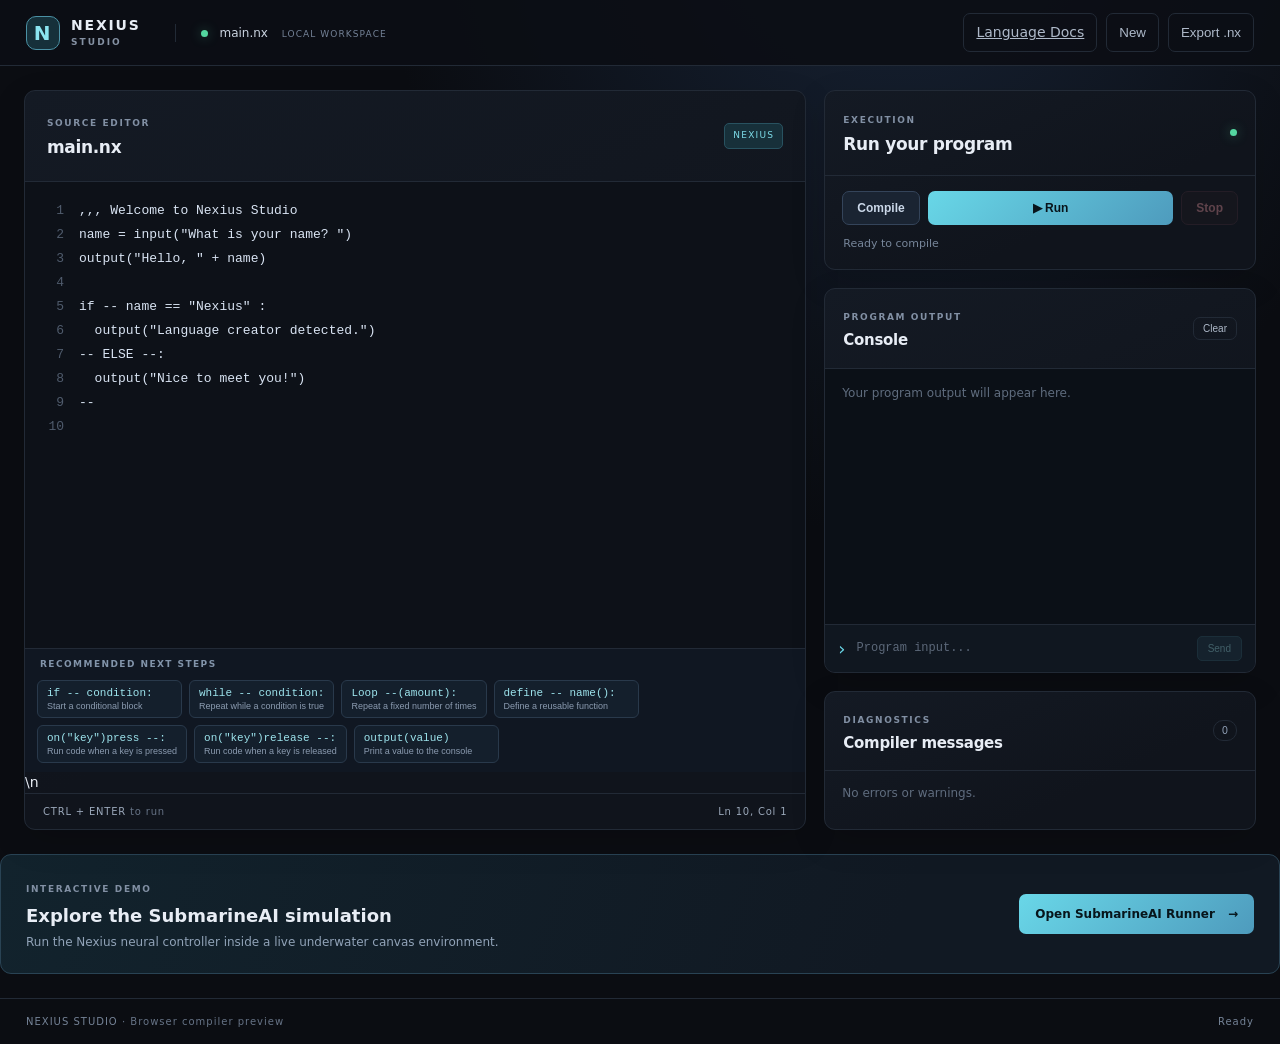
<file: index.html>
<!doctype html>
<html lang="en">
<head>
  <meta charset="utf-8">
  <meta name="viewport" content="width=device-width, initial-scale=1">
  <meta name="theme-color" content="#0b0d12">
  <title>Nexius Studio</title>
  <link rel="stylesheet" href="styles.css">
</head>
<body>
  <header class="topbar">
    <a class="brand" href="./"><span class="brand-mark">N</span><span>NEXIUS <small>STUDIO</small></span></a>
    <div class="file-label"><span class="dot"></span> main.nx <span class="saved">LOCAL WORKSPACE</span></div>
    <div class="top-actions"><a class="quiet docs-link" href="docs.html">Language Docs</a><button id="newBtn" class="quiet">New</button><button id="downloadBtn" class="quiet">Export .nx</button></div>
  </header>
  <main class="workspace">
    <section class="editor-panel panel">
      <div class="panel-heading"><div><span class="eyebrow">SOURCE EDITOR</span><h1>main.nx</h1></div><span class="language-pill">NEXIUS</span></div>
      <div class="editor-wrap">
        <div id="lineNumbers" class="line-numbers" aria-hidden="true">1</div>
        <textarea id="source" spellcheck="false" autocapitalize="off" autocomplete="off" aria-label="Nexius source code"></textarea>
      </div>
      <div id="suggestions" class="suggestions" aria-label="Nexius recommendations"></div>\n      <div class="editor-footer"><span>CTRL + ENTER <span class="muted">to run</span></span><span id="cursorPosition">Ln 1, Col 1</span></div>
    </section>
    <aside class="right-column">
      <section class="panel run-panel">
        <div class="panel-heading compact"><div><span class="eyebrow">EXECUTION</span><h2>Run your program</h2></div><span id="statusDot" class="status-dot"></span></div>
        <div class="button-row"><button id="compileBtn" class="secondary">Compile</button><button id="runBtn" class="primary"><span>▶</span> Run</button><button id="stopBtn" class="stop" disabled>Stop</button></div>
        <div class="compile-state" id="compileState">Ready to compile</div>
      </section>
      <section class="panel console-panel">
        <div class="console-heading"><div><span class="eyebrow">PROGRAM OUTPUT</span><h2>Console</h2></div><button id="clearBtn" class="icon-button" title="Clear console">Clear</button></div>
        <div id="console" class="console" role="log" aria-live="polite"><div class="placeholder">Your program output will appear here.</div></div>
        <form id="inputForm" class="input-row"><span class="input-prefix">›</span><input id="programInput" type="text" placeholder="Program input..." autocomplete="off" disabled><button type="submit" disabled id="sendInput">Send</button></form>
      </section>
      <section class="panel diagnostics-panel">
        <div class="console-heading"><div><span class="eyebrow">DIAGNOSTICS</span><h2>Compiler messages</h2></div><span id="messageCount" class="count">0</span></div>
        <div id="diagnostics" class="diagnostics"><div class="placeholder">No errors or warnings.</div></div>
      </section>
    </aside>
  </main>
  <section class="bottom-launch">
    <div><span class="eyebrow">INTERACTIVE DEMO</span><h2>Explore the SubmarineAI simulation</h2><p>Run the Nexius neural controller inside a live underwater canvas environment.</p></div>
    <a class="launch-button" href="submarine.html">Open SubmarineAI Runner <span aria-hidden="true">→</span></a>
  </section>
  <footer class="footer"><span>NEXIUS STUDIO <span class="muted">· Browser compiler preview</span></span><span id="footerStatus">Ready</span></footer>
  <script src="modules/neural.js"></script>
  <script src="compiler.js"></script>
  <script src="app.js"></script>
</body>
</html>
</file>
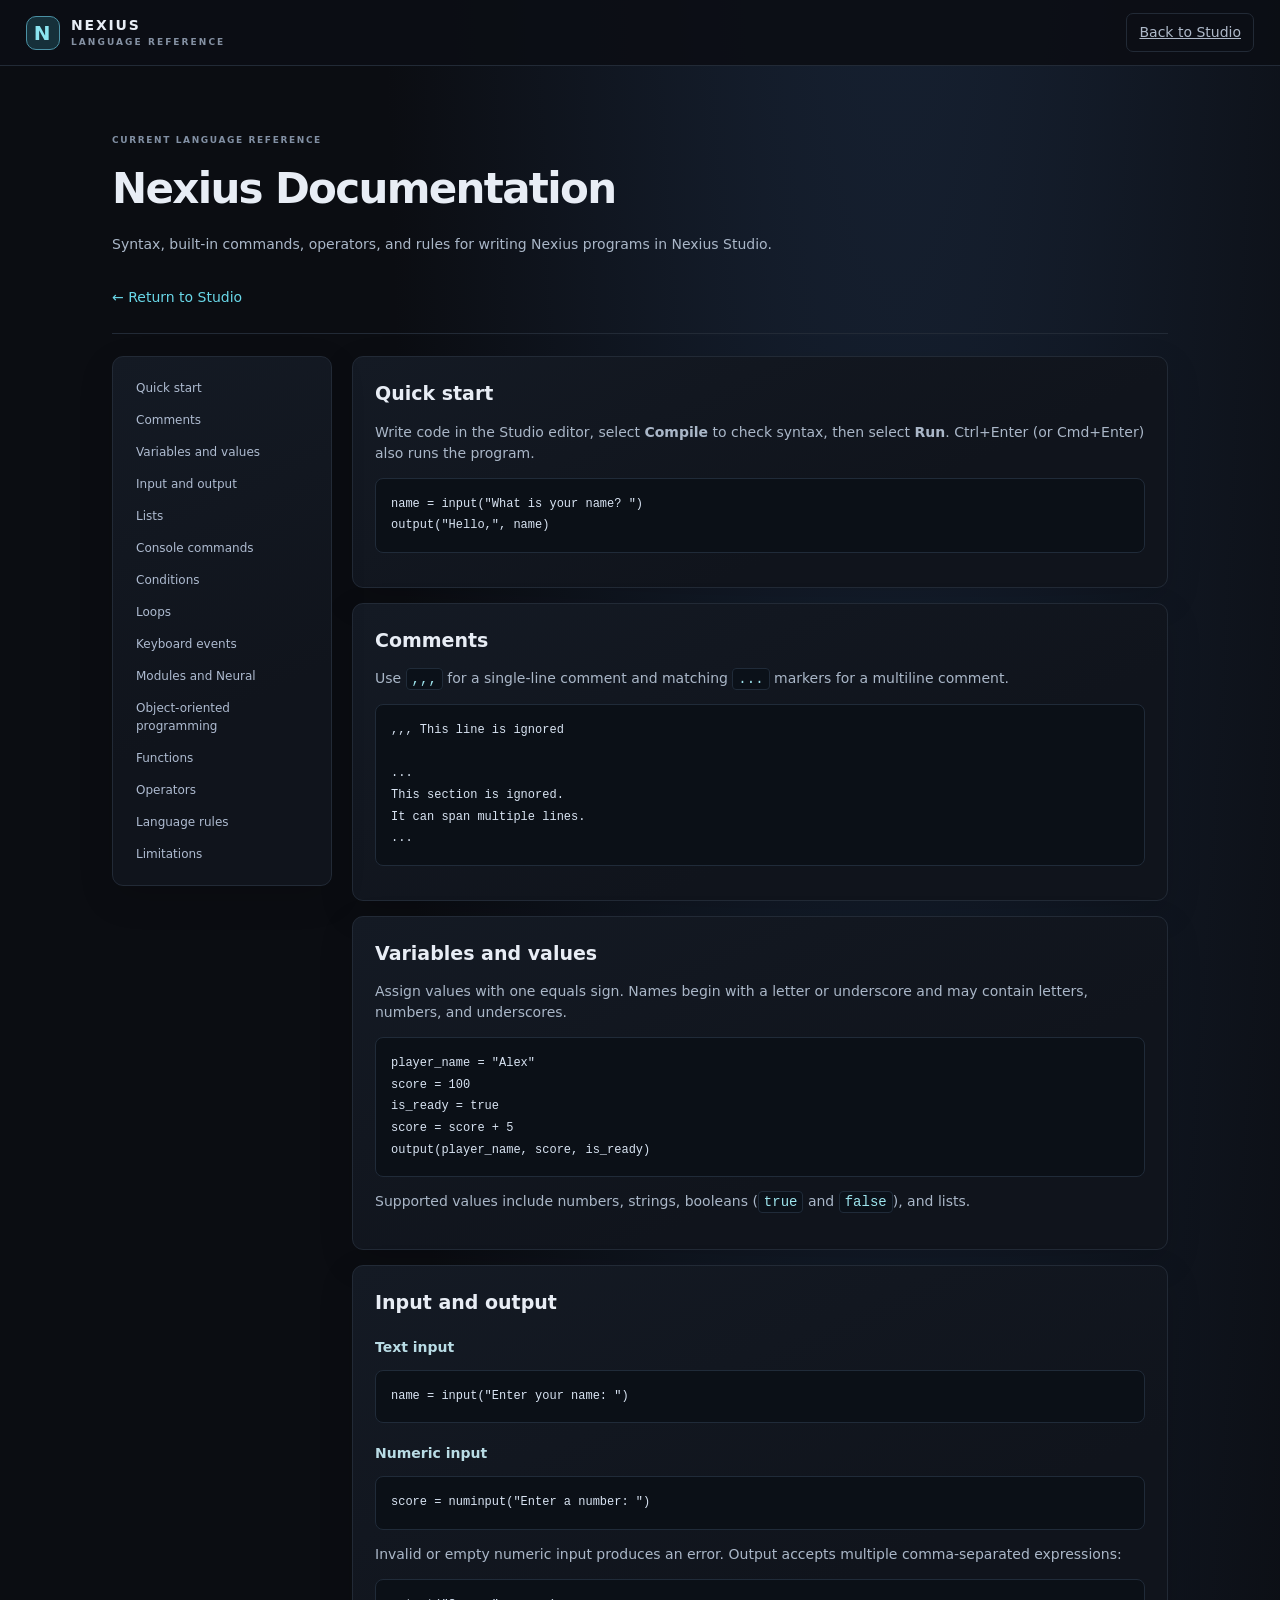
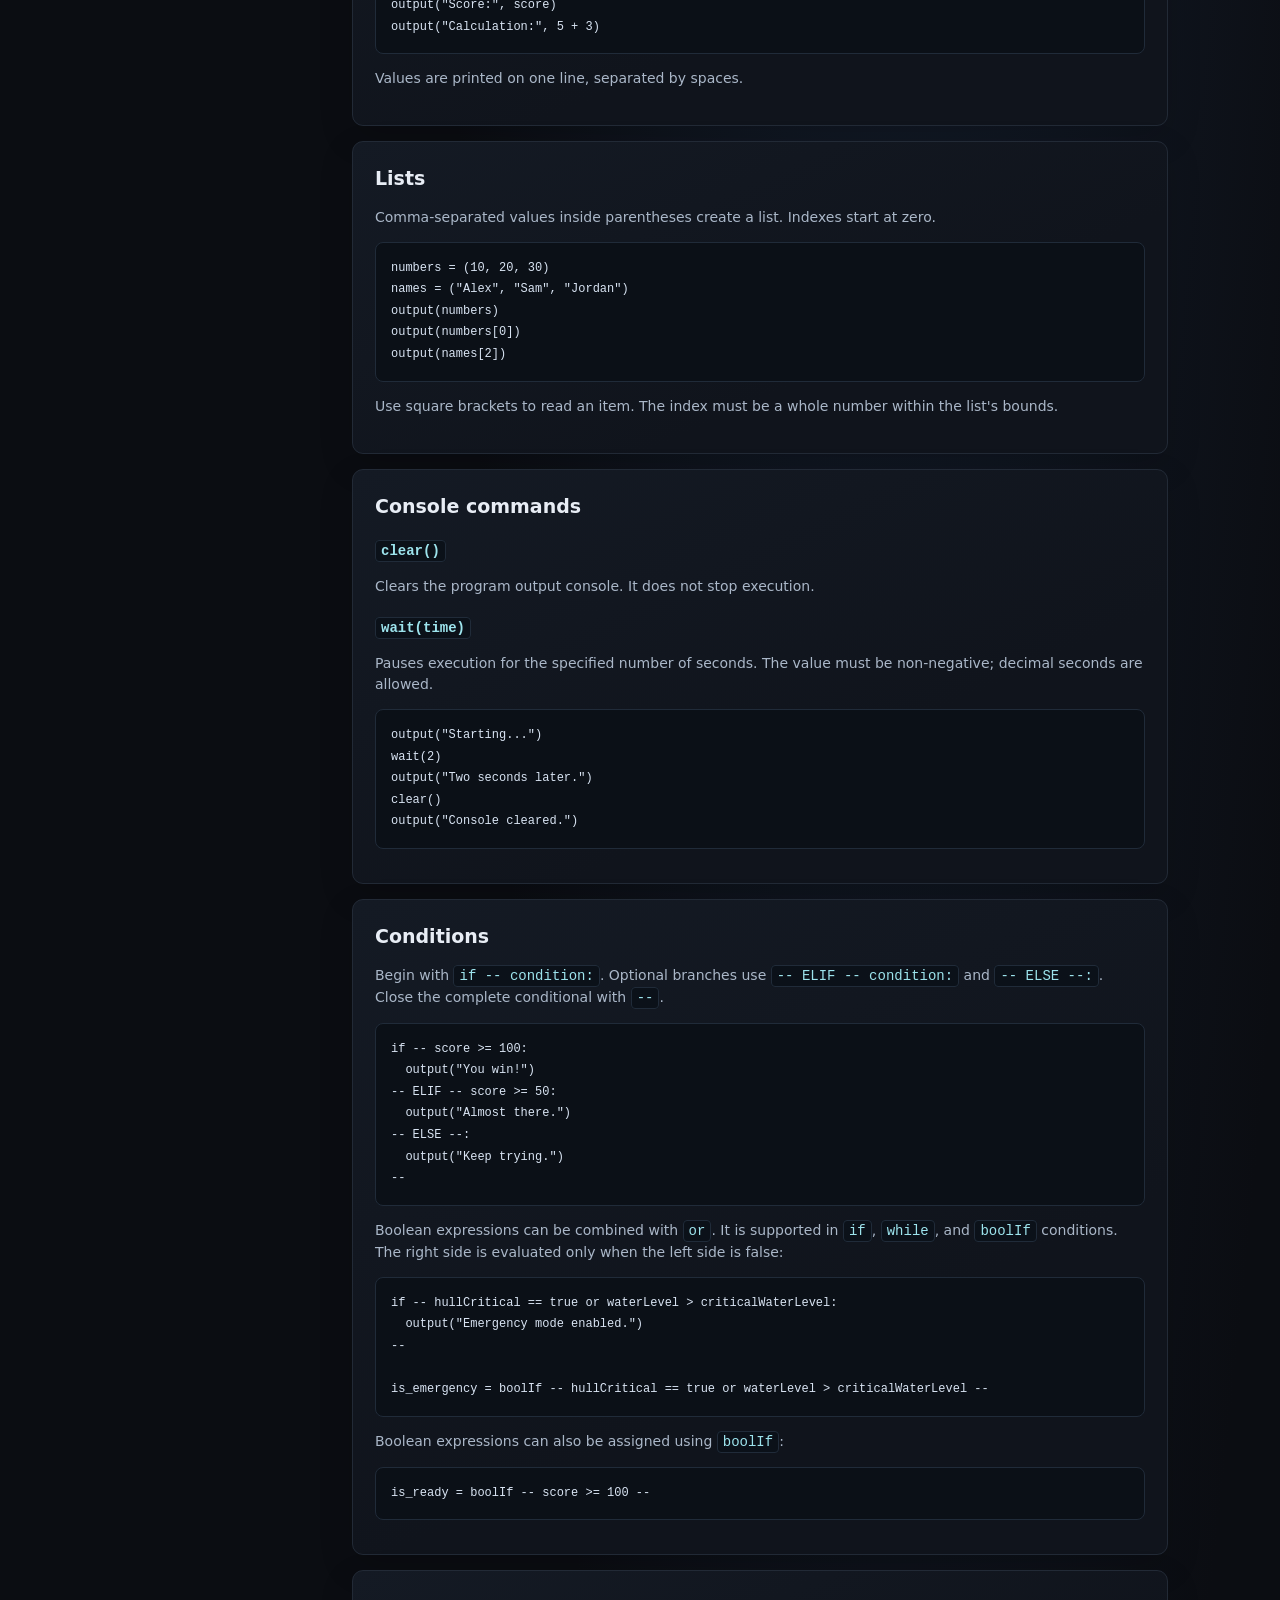
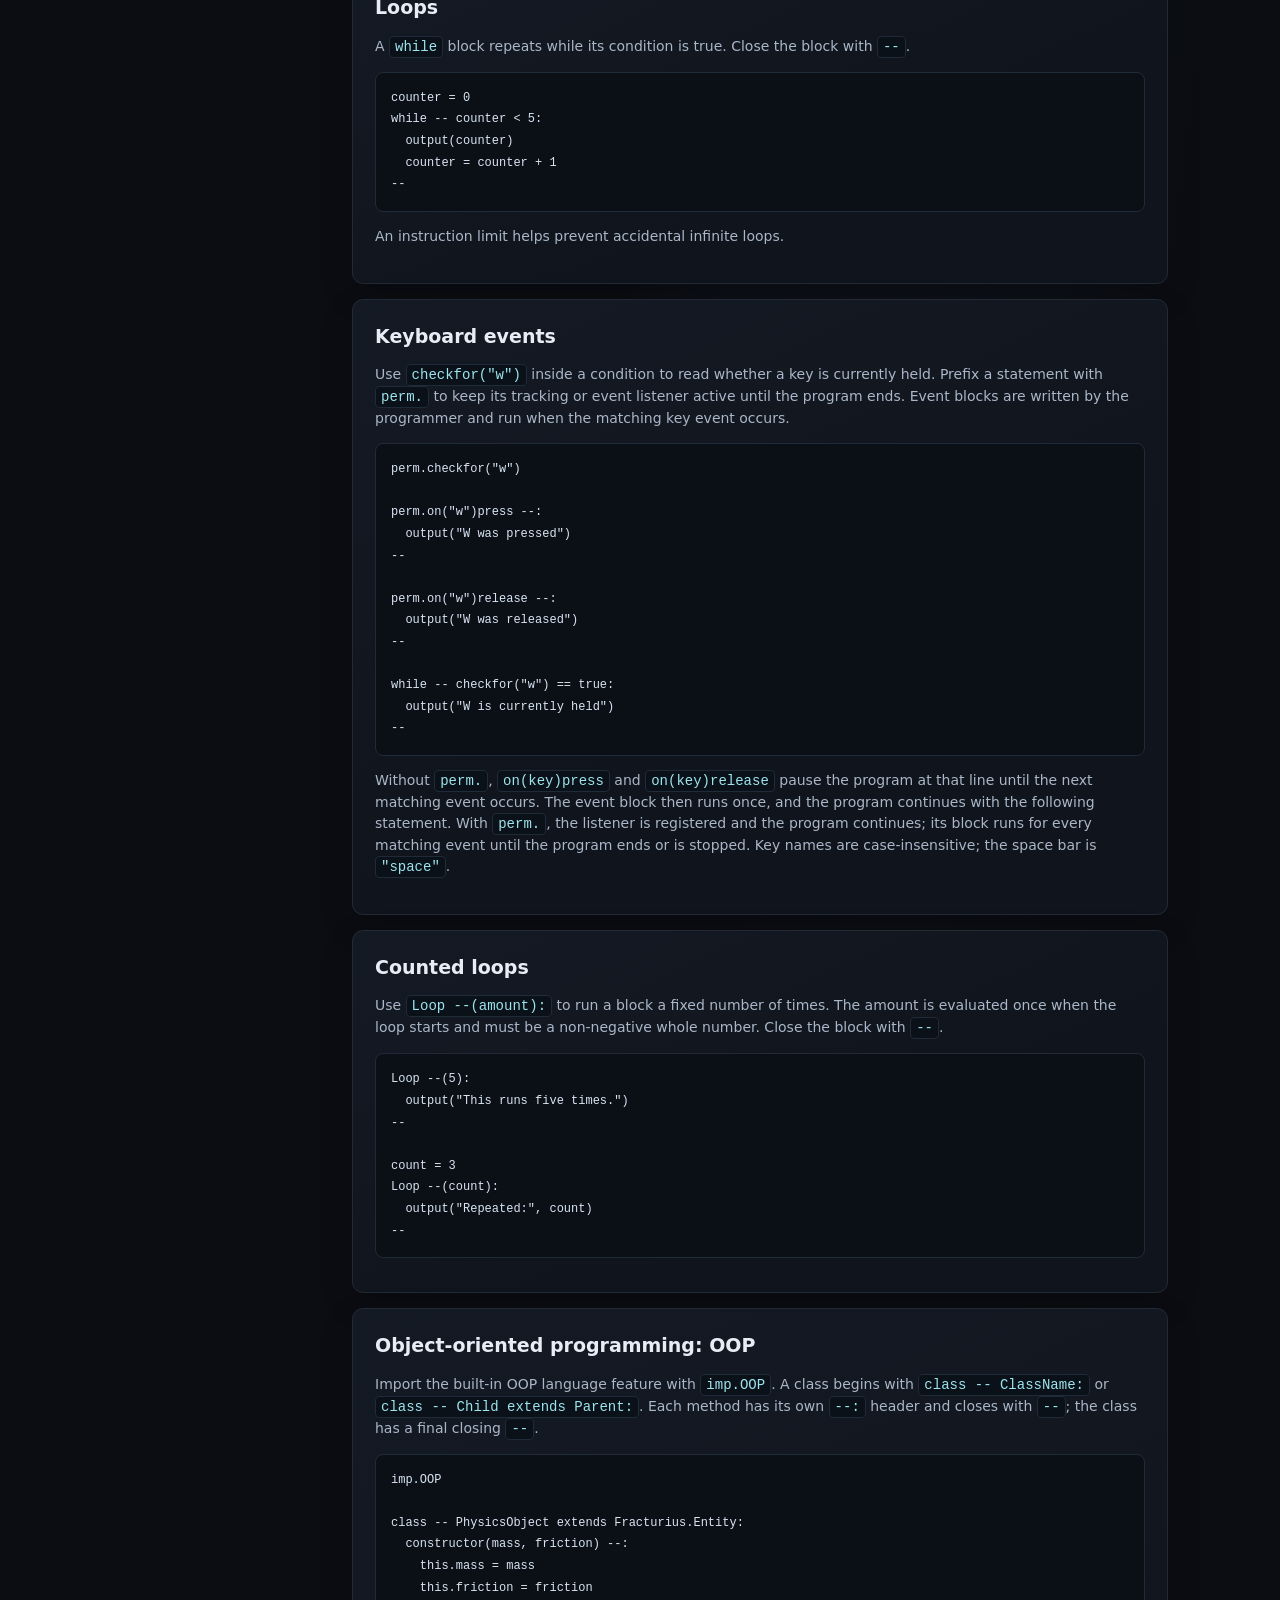
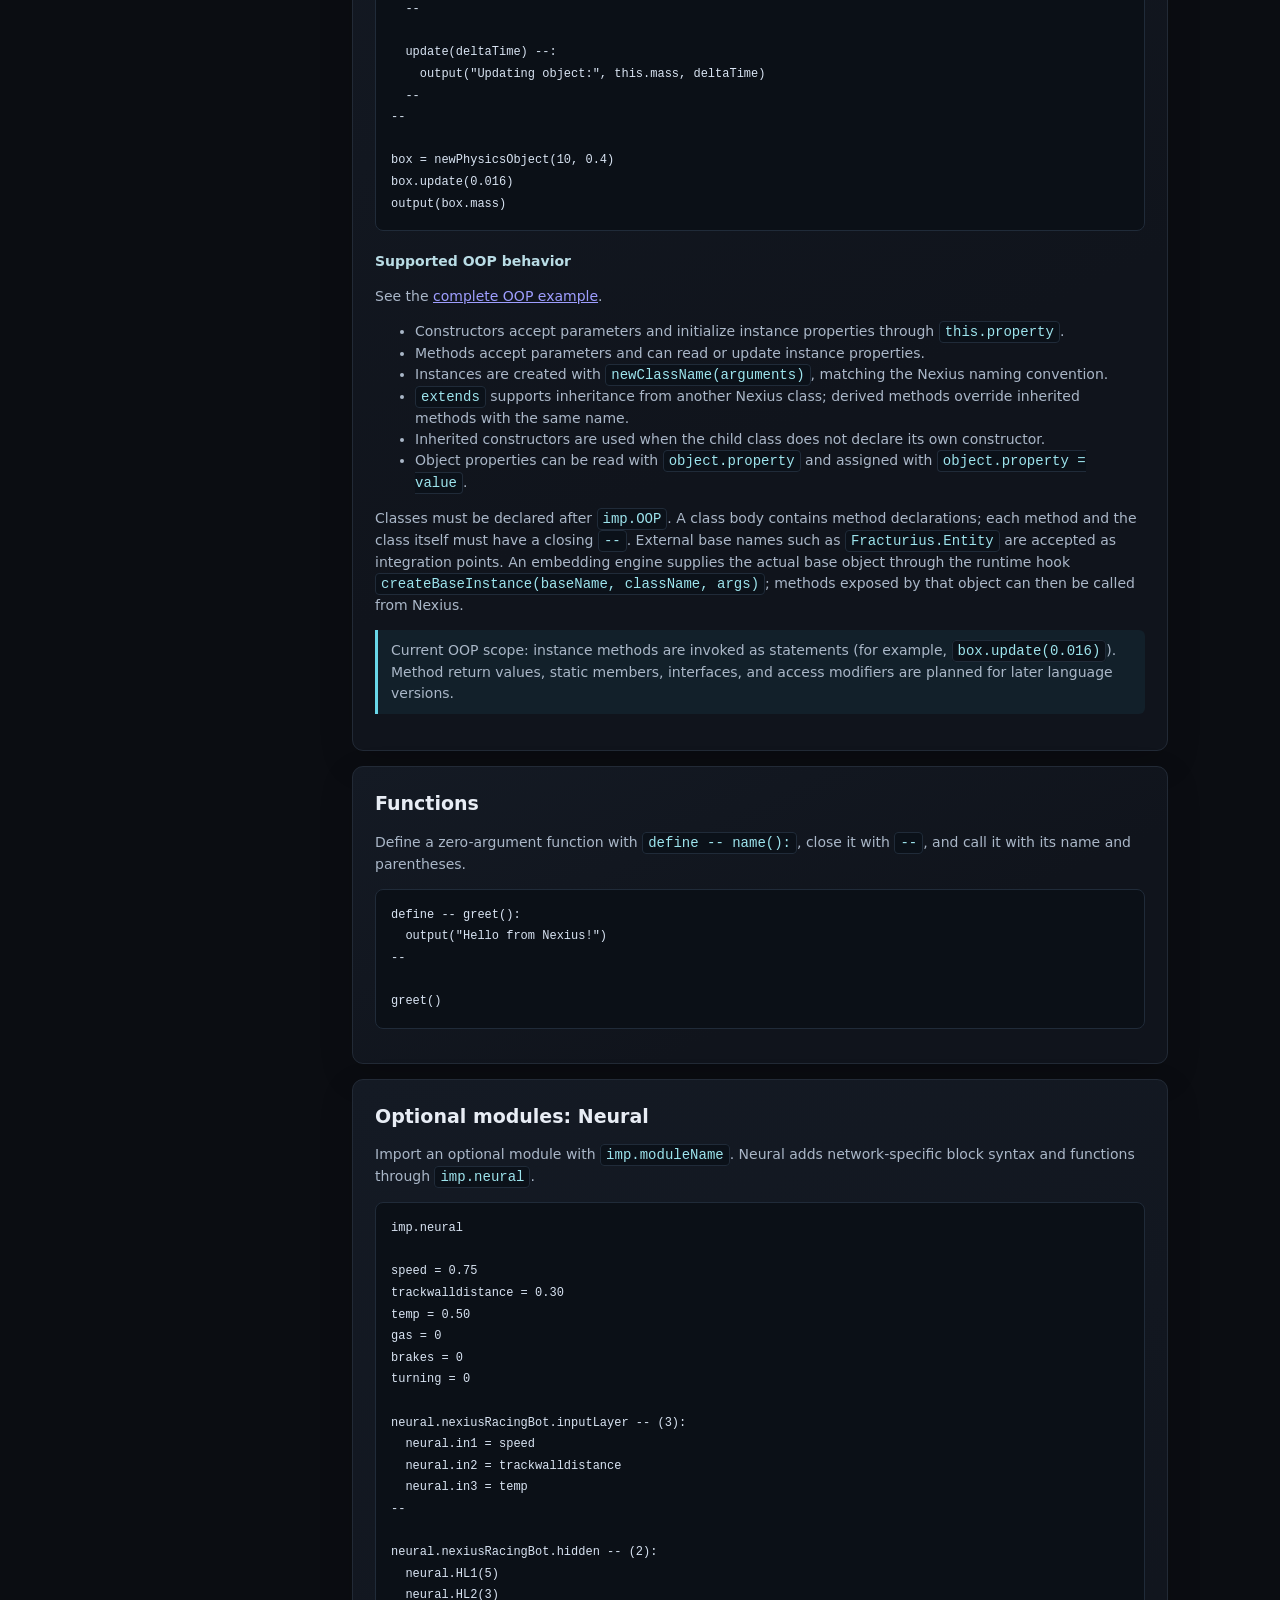
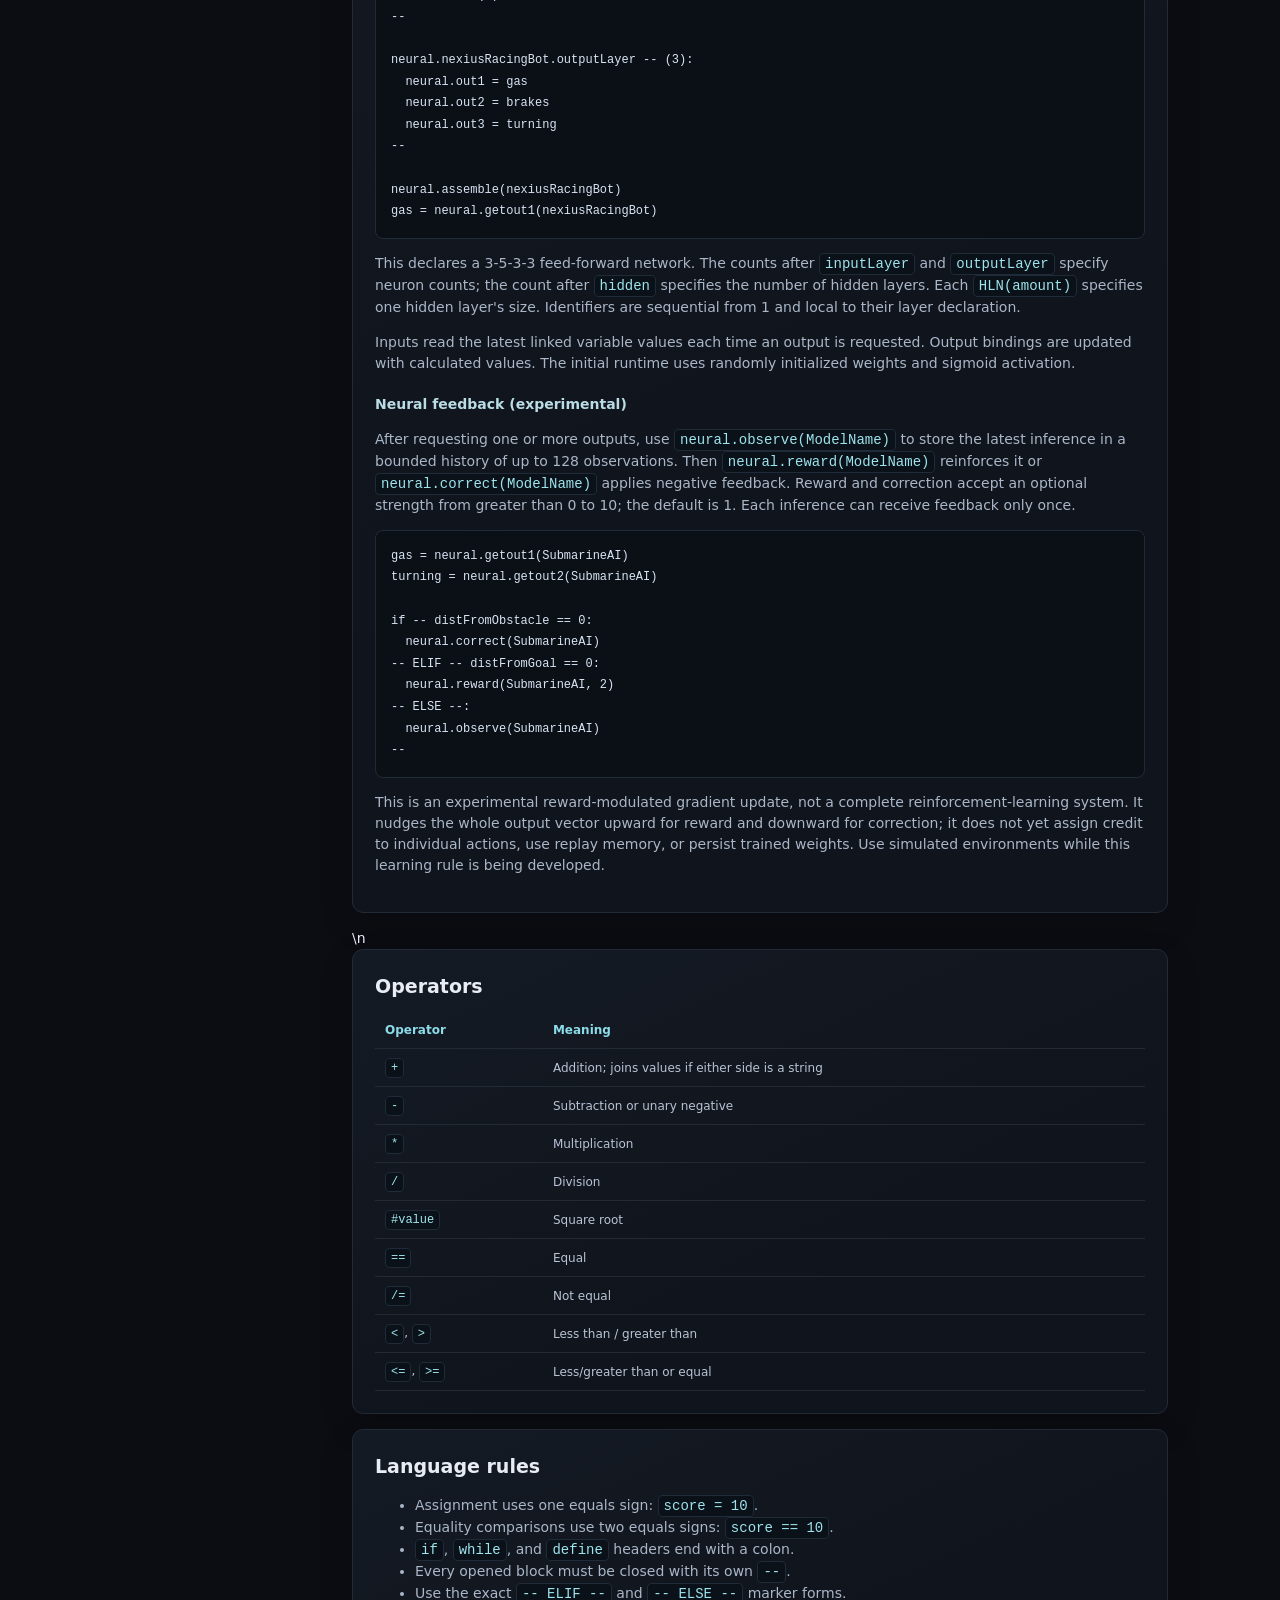
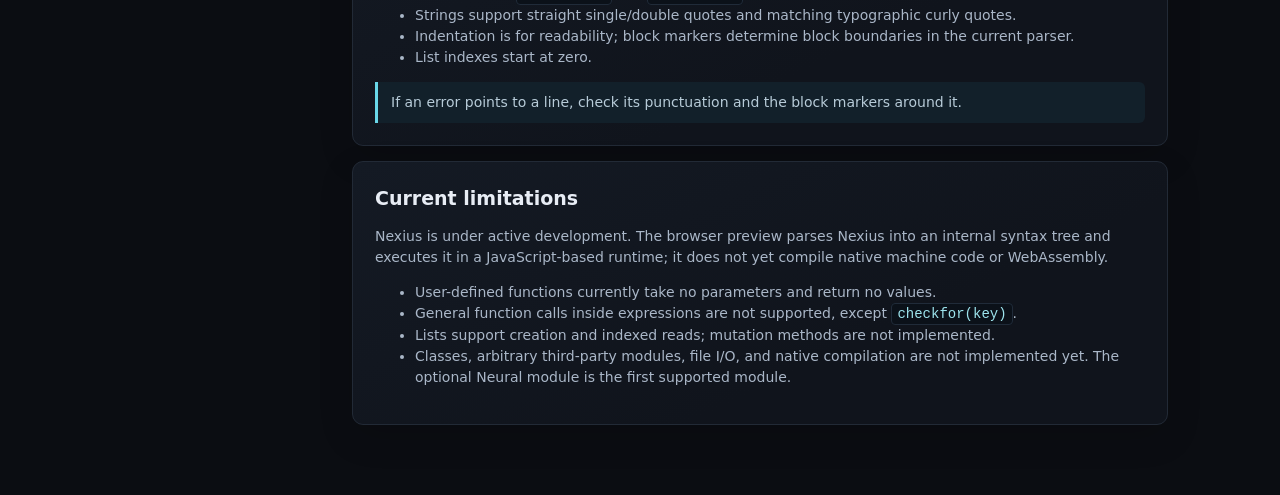
<file: docs.html>
<!doctype html>
<html lang="en">
<head>
<meta charset="utf-8"><meta name="viewport" content="width=device-width, initial-scale=1"><meta name="theme-color" content="#0b0d12">
<title>Nexius Language Documentation</title><link rel="stylesheet" href="styles.css">
</head>
<body>
<header class="topbar"><a class="brand" href="./"><span class="brand-mark">N</span><span>NEXIUS <small>LANGUAGE REFERENCE</small></span></a><div class="top-actions"><a class="quiet docs-link" href="./">Back to Studio</a></div></header>
<main class="docs-page">
<section class="docs-hero"><span class="eyebrow">CURRENT LANGUAGE REFERENCE</span><h1>Nexius Documentation</h1><p>Syntax, built-in commands, operators, and rules for writing Nexius programs in Nexius Studio.</p><a class="docs-back" href="./">← Return to Studio</a></section>
<div class="docs-layout">
<nav class="panel docs-nav" aria-label="Documentation sections"><a href="#start">Quick start</a><a href="#comments">Comments</a><a href="#values">Variables and values</a><a href="#io">Input and output</a><a href="#lists">Lists</a><a href="#console">Console commands</a><a href="#conditions">Conditions</a><a href="#loops">Loops</a><a href="#keyboard">Keyboard events</a><a href="#modules">Modules and Neural</a><a href="#oop">Object-oriented programming</a><a href="#functions">Functions</a><a href="#operators">Operators</a><a href="#rules">Language rules</a><a href="#limits">Limitations</a></nav>
<div class="docs-content">
<section class="panel docs-card" id="start"><h2>Quick start</h2><p>Write code in the Studio editor, select <strong>Compile</strong> to check syntax, then select <strong>Run</strong>. Ctrl+Enter (or Cmd+Enter) also runs the program.</p><pre><code>name = input("What is your name? ")
output("Hello,", name)</code></pre></section>
<section class="panel docs-card" id="comments"><h2>Comments</h2><p>Use <code>,,,</code> for a single-line comment and matching <code>...</code> markers for a multiline comment.</p><pre><code>,,, This line is ignored

...
This section is ignored.
It can span multiple lines.
...</code></pre></section>
<section class="panel docs-card" id="values"><h2>Variables and values</h2><p>Assign values with one equals sign. Names begin with a letter or underscore and may contain letters, numbers, and underscores.</p><pre><code>player_name = "Alex"
score = 100
is_ready = true
score = score + 5
output(player_name, score, is_ready)</code></pre><p>Supported values include numbers, strings, booleans (<code>true</code> and <code>false</code>), and lists.</p></section>
<section class="panel docs-card" id="io"><h2>Input and output</h2><h3>Text input</h3><pre><code>name = input("Enter your name: ")</code></pre><h3>Numeric input</h3><pre><code>score = numinput("Enter a number: ")</code></pre><p>Invalid or empty numeric input produces an error. Output accepts multiple comma-separated expressions:</p><pre><code>output("Score:", score)
output("Calculation:", 5 + 3)</code></pre><p>Values are printed on one line, separated by spaces.</p></section>
<section class="panel docs-card" id="lists"><h2>Lists</h2><p>Comma-separated values inside parentheses create a list. Indexes start at zero.</p><pre><code>numbers = (10, 20, 30)
names = ("Alex", "Sam", "Jordan")
output(numbers)
output(numbers[0])
output(names[2])</code></pre><p>Use square brackets to read an item. The index must be a whole number within the list's bounds.</p></section>
<section class="panel docs-card" id="console"><h2>Console commands</h2><h3><code>clear()</code></h3><p>Clears the program output console. It does not stop execution.</p><h3><code>wait(time)</code></h3><p>Pauses execution for the specified number of seconds. The value must be non-negative; decimal seconds are allowed.</p><pre><code>output("Starting...")
wait(2)
output("Two seconds later.")
clear()
output("Console cleared.")</code></pre></section>
<section class="panel docs-card" id="conditions"><h2>Conditions</h2><p>Begin with <code>if -- condition:</code>. Optional branches use <code>-- ELIF -- condition:</code> and <code>-- ELSE --:</code>. Close the complete conditional with <code>--</code>.</p><pre><code>if -- score >= 100:
  output("You win!")
-- ELIF -- score >= 50:
  output("Almost there.")
-- ELSE --:
  output("Keep trying.")
--</code></pre><p>Boolean expressions can be combined with <code>or</code>. It is supported in <code>if</code>, <code>while</code>, and <code>boolIf</code> conditions. The right side is evaluated only when the left side is false:</p><pre><code>if -- hullCritical == true or waterLevel > criticalWaterLevel:
  output("Emergency mode enabled.")
--

is_emergency = boolIf -- hullCritical == true or waterLevel > criticalWaterLevel --</code></pre><p>Boolean expressions can also be assigned using <code>boolIf</code>:</p><pre><code>is_ready = boolIf -- score >= 100 --</code></pre></section>
<section class="panel docs-card" id="loops"><h2>Loops</h2><p>A <code>while</code> block repeats while its condition is true. Close the block with <code>--</code>.</p><pre><code>counter = 0
while -- counter < 5:
  output(counter)
  counter = counter + 1
--</code></pre><p>An instruction limit helps prevent accidental infinite loops.</p></section>
<section class="panel docs-card" id="keyboard"><h2>Keyboard events</h2><p>Use <code>checkfor("w")</code> inside a condition to read whether a key is currently held. Prefix a statement with <code>perm.</code> to keep its tracking or event listener active until the program ends. Event blocks are written by the programmer and run when the matching key event occurs.</p><pre><code>perm.checkfor("w")

perm.on("w")press --:
  output("W was pressed")
--

perm.on("w")release --:
  output("W was released")
--

while -- checkfor("w") == true:
  output("W is currently held")
--</code></pre><p>Without <code>perm.</code>, <code>on(key)press</code> and <code>on(key)release</code> pause the program at that line until the next matching event occurs. The event block then runs once, and the program continues with the following statement. With <code>perm.</code>, the listener is registered and the program continues; its block runs for every matching event until the program ends or is stopped. Key names are case-insensitive; the space bar is <code>"space"</code>.</p></section>
<section class="panel docs-card" id="counted-loops"><h2>Counted loops</h2><p>Use <code>Loop --(amount):</code> to run a block a fixed number of times. The amount is evaluated once when the loop starts and must be a non-negative whole number. Close the block with <code>--</code>.</p><pre><code>Loop --(5):
  output("This runs five times.")
--

count = 3
Loop --(count):
  output("Repeated:", count)
--</code></pre></section>
<section class="panel docs-card" id="oop"><h2>Object-oriented programming: OOP</h2><p>Import the built-in OOP language feature with <code>imp.OOP</code>. A class begins with <code>class -- ClassName:</code> or <code>class -- Child extends Parent:</code>. Each method has its own <code>--:</code> header and closes with <code>--</code>; the class has a final closing <code>--</code>.</p><pre><code>imp.OOP

class -- PhysicsObject extends Fracturius.Entity:
  constructor(mass, friction) --:
    this.mass = mass
    this.friction = friction
  --

  update(deltaTime) --:
    output("Updating object:", this.mass, deltaTime)
  --
--

box = newPhysicsObject(10, 0.4)
box.update(0.016)
output(box.mass)</code></pre><h3>Supported OOP behavior</h3><p>See the <a href="examples/imp-oop.nexius">complete OOP example</a>.</p><ul><li>Constructors accept parameters and initialize instance properties through <code>this.property</code>.</li><li>Methods accept parameters and can read or update instance properties.</li><li>Instances are created with <code>newClassName(arguments)</code>, matching the Nexius naming convention.</li><li><code>extends</code> supports inheritance from another Nexius class; derived methods override inherited methods with the same name.</li><li>Inherited constructors are used when the child class does not declare its own constructor.</li><li>Object properties can be read with <code>object.property</code> and assigned with <code>object.property = value</code>.</li></ul><p>Classes must be declared after <code>imp.OOP</code>. A class body contains method declarations; each method and the class itself must have a closing <code>--</code>. External base names such as <code>Fracturius.Entity</code> are accepted as integration points. An embedding engine supplies the actual base object through the runtime hook <code>createBaseInstance(baseName, className, args)</code>; methods exposed by that object can then be called from Nexius.</p><p class="docs-note">Current OOP scope: instance methods are invoked as statements (for example, <code>box.update(0.016)</code>). Method return values, static members, interfaces, and access modifiers are planned for later language versions.</p></section>
<section class="panel docs-card" id="functions"><h2>Functions</h2><p>Define a zero-argument function with <code>define -- name():</code>, close it with <code>--</code>, and call it with its name and parentheses.</p><pre><code>define -- greet():
  output("Hello from Nexius!")
--

greet()</code></pre></section>
<section class="panel docs-card" id="modules"><h2>Optional modules: Neural</h2><p>Import an optional module with <code>imp.moduleName</code>. Neural adds network-specific block syntax and functions through <code>imp.neural</code>.</p><pre><code>imp.neural

speed = 0.75
trackwalldistance = 0.30
temp = 0.50
gas = 0
brakes = 0
turning = 0

neural.nexiusRacingBot.inputLayer -- (3):
  neural.in1 = speed
  neural.in2 = trackwalldistance
  neural.in3 = temp
--

neural.nexiusRacingBot.hidden -- (2):
  neural.HL1(5)
  neural.HL2(3)
--

neural.nexiusRacingBot.outputLayer -- (3):
  neural.out1 = gas
  neural.out2 = brakes
  neural.out3 = turning
--

neural.assemble(nexiusRacingBot)
gas = neural.getout1(nexiusRacingBot)</code></pre><p>This declares a 3-5-3-3 feed-forward network. The counts after <code>inputLayer</code> and <code>outputLayer</code> specify neuron counts; the count after <code>hidden</code> specifies the number of hidden layers. Each <code>HLN(amount)</code> specifies one hidden layer's size. Identifiers are sequential from 1 and local to their layer declaration.</p><p>Inputs read the latest linked variable values each time an output is requested. Output bindings are updated with calculated values. The initial runtime uses randomly initialized weights and sigmoid activation.</p><h3>Neural feedback (experimental)</h3><p>After requesting one or more outputs, use <code>neural.observe(ModelName)</code> to store the latest inference in a bounded history of up to 128 observations. Then <code>neural.reward(ModelName)</code> reinforces it or <code>neural.correct(ModelName)</code> applies negative feedback. Reward and correction accept an optional strength from greater than 0 to 10; the default is 1. Each inference can receive feedback only once.</p><pre><code>gas = neural.getout1(SubmarineAI)
turning = neural.getout2(SubmarineAI)

if -- distFromObstacle == 0:
  neural.correct(SubmarineAI)
-- ELIF -- distFromGoal == 0:
  neural.reward(SubmarineAI, 2)
-- ELSE --:
  neural.observe(SubmarineAI)
--</code></pre><p>This is an experimental reward-modulated gradient update, not a complete reinforcement-learning system. It nudges the whole output vector upward for reward and downward for correction; it does not yet assign credit to individual actions, use replay memory, or persist trained weights. Use simulated environments while this learning rule is being developed.</p></section>\n<section class="panel docs-card" id="operators"><h2>Operators</h2><table class="docs-table"><thead><tr><th>Operator</th><th>Meaning</th></tr></thead><tbody><tr><td><code>+</code></td><td>Addition; joins values if either side is a string</td></tr><tr><td><code>-</code></td><td>Subtraction or unary negative</td></tr><tr><td><code>*</code></td><td>Multiplication</td></tr><tr><td><code>/</code></td><td>Division</td></tr><tr><td><code>#value</code></td><td>Square root</td></tr><tr><td><code>==</code></td><td>Equal</td></tr><tr><td><code>/=</code></td><td>Not equal</td></tr><tr><td><code>&lt;</code>, <code>&gt;</code></td><td>Less than / greater than</td></tr><tr><td><code>&lt;=</code>, <code>&gt;=</code></td><td>Less/greater than or equal</td></tr></tbody></table></section>
<section class="panel docs-card" id="rules"><h2>Language rules</h2><ul><li>Assignment uses one equals sign: <code>score = 10</code>.</li><li>Equality comparisons use two equals signs: <code>score == 10</code>.</li><li><code>if</code>, <code>while</code>, and <code>define</code> headers end with a colon.</li><li>Every opened block must be closed with its own <code>--</code>.</li><li>Use the exact <code>-- ELIF --</code> and <code>-- ELSE --</code> marker forms.</li><li>Strings support straight single/double quotes and matching typographic curly quotes.</li><li>Indentation is for readability; block markers determine block boundaries in the current parser.</li><li>List indexes start at zero.</li></ul><div class="docs-note">If an error points to a line, check its punctuation and the block markers around it.</div></section>
<section class="panel docs-card" id="limits"><h2>Current limitations</h2><p>Nexius is under active development. The browser preview parses Nexius into an internal syntax tree and executes it in a JavaScript-based runtime; it does not yet compile native machine code or WebAssembly.</p><ul><li>User-defined functions currently take no parameters and return no values.</li><li>General function calls inside expressions are not supported, except <code>checkfor(key)</code>.</li><li>Lists support creation and indexed reads; mutation methods are not implemented.</li><li>Classes, arbitrary third-party modules, file I/O, and native compilation are not implemented yet. The optional Neural module is the first supported module.</li></ul></section>
</div></div></main>
<footer class="footer"><span>NEXIUS <span class="muted">· Language documentation</span></span><a class="docs-back" href="./">Back to Studio ↑</a></footer>
</body></html>
</file>
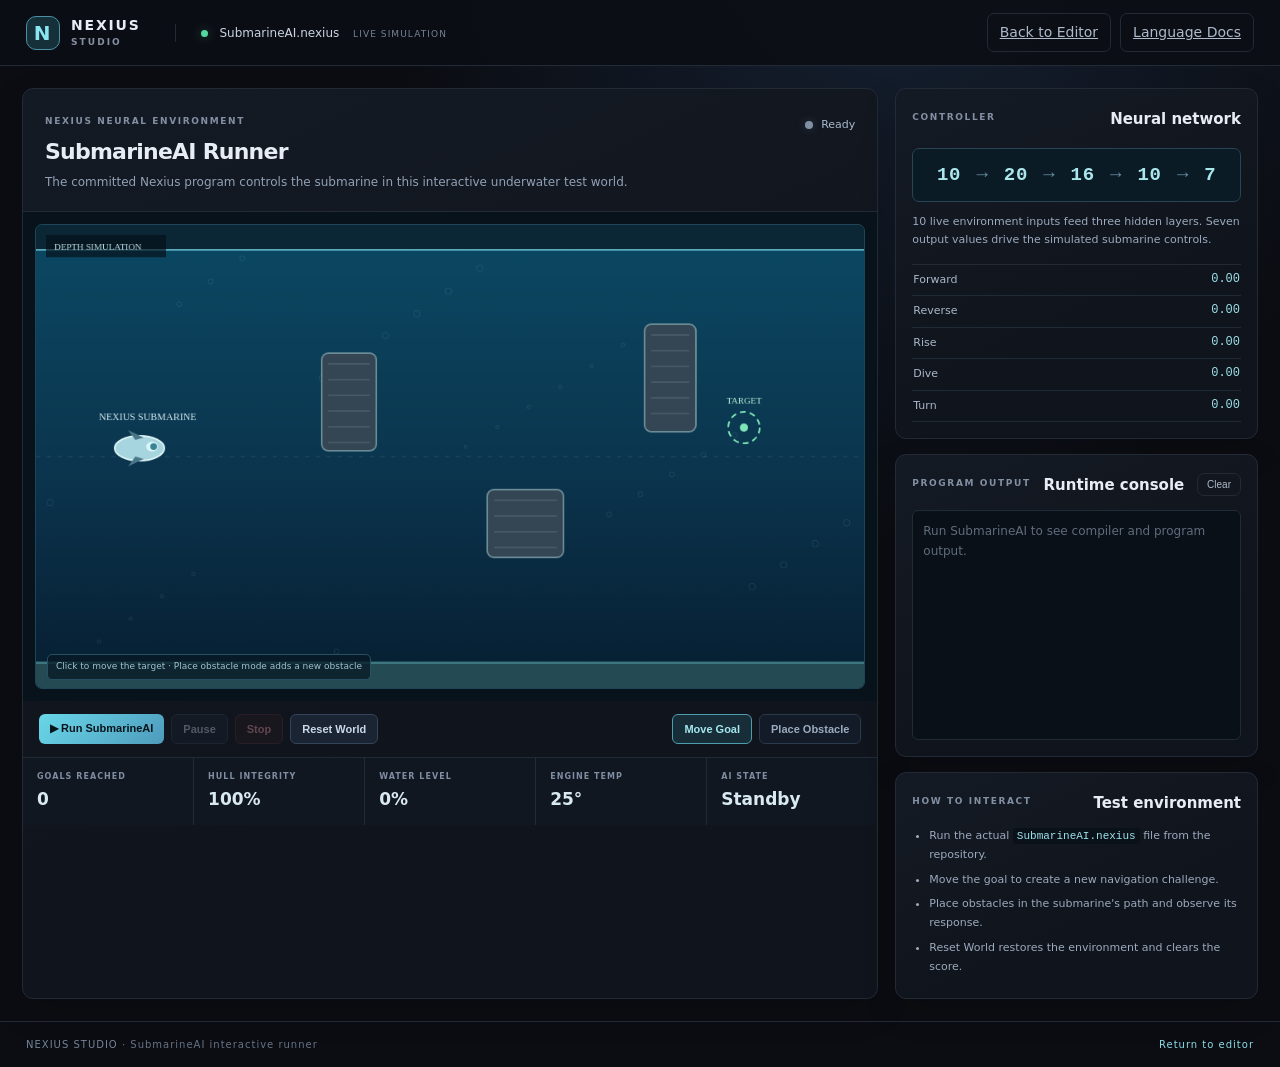
<file: submarine.html>
<!doctype html>
<html lang="en">
<head>
  <meta charset="utf-8">
  <meta name="viewport" content="width=device-width, initial-scale=1">
  <meta name="theme-color" content="#0b0d12">
  <title>SubmarineAI Runner · Nexius Studio</title>
  <link rel="stylesheet" href="styles.css">
  <link rel="stylesheet" href="submarine.css">
</head>
<body class="submarine-page">
  <header class="topbar">
    <a class="brand" href="./"><span class="brand-mark">N</span><span>NEXIUS <small>STUDIO</small></span></a>
    <div class="file-label"><span class="dot"></span> SubmarineAI.nexius <span class="saved">LIVE SIMULATION</span></div>
    <div class="top-actions"><a class="quiet" href="./">Back to Editor</a><a class="quiet docs-link" href="docs.html">Language Docs</a></div>
  </header>

  <main class="sim-layout">
    <section class="sim-main panel">
      <div class="sim-heading">
        <div><span class="eyebrow">NEXIUS NEURAL ENVIRONMENT</span><h1>SubmarineAI Runner</h1><p>The committed Nexius program controls the submarine in this interactive underwater test world.</p></div>
        <div class="sim-state"><span id="simStatusDot"></span><span id="simStatus">Ready</span></div>
      </div>
      <div class="canvas-wrap">
        <canvas id="oceanCanvas" width="1000" height="560" aria-label="Interactive underwater simulation"></canvas>
        <div class="canvas-hint">Click to move the target · Place obstacle mode adds a new obstacle</div>
      </div>
      <div class="sim-toolbar">
        <div class="sim-actions">
          <button id="startBtn" class="sim-primary">▶ Run SubmarineAI</button>
          <button id="pauseBtn" class="sim-secondary" disabled>Pause</button>
          <button id="stopBtn" class="sim-danger" disabled>Stop</button>
          <button id="resetBtn" class="sim-secondary">Reset World</button>
        </div>
        <div class="placement-actions">
          <button id="goalModeBtn" class="sim-tool active">Move Goal</button>
          <button id="obstacleModeBtn" class="sim-tool">Place Obstacle</button>
        </div>
      </div>
      <div class="metrics-grid">
        <div class="metric"><span>GOALS REACHED</span><strong id="scoreMetric">0</strong></div>
        <div class="metric"><span>HULL INTEGRITY</span><strong id="hullMetric">100%</strong></div>
        <div class="metric"><span>WATER LEVEL</span><strong id="waterMetric">0%</strong></div>
        <div class="metric"><span>ENGINE TEMP</span><strong id="tempMetric">25°</strong></div>
        <div class="metric"><span>AI STATE</span><strong id="modeMetric">Standby</strong></div>
      </div>
    </section>

    <aside class="sim-side">
      <section class="panel sim-info">
        <div class="side-heading"><span class="eyebrow">CONTROLLER</span><h2>Neural network</h2></div>
        <div class="network-shape">10 <i>→</i> 20 <i>→</i> 16 <i>→</i> 10 <i>→</i> 7</div>
        <p>10 live environment inputs feed three hidden layers. Seven output values drive the simulated submarine controls.</p>
        <div class="signal-list">
          <div><span>Forward</span><b id="forwardReadout">0.00</b></div>
          <div><span>Reverse</span><b id="reverseReadout">0.00</b></div>
          <div><span>Rise</span><b id="riseReadout">0.00</b></div>
          <div><span>Dive</span><b id="diveReadout">0.00</b></div>
          <div><span>Turn</span><b id="turnReadout">0.00</b></div>
        </div>
      </section>
      <section class="panel sim-info">
        <div class="side-heading"><span class="eyebrow">PROGRAM OUTPUT</span><h2>Runtime console</h2><button id="clearLogBtn" class="icon-button">Clear</button></div>
        <div id="simLog" class="sim-log" role="log" aria-live="polite"><div class="placeholder">Run SubmarineAI to see compiler and program output.</div></div>
      </section>
      <section class="panel sim-info">
        <div class="side-heading"><span class="eyebrow">HOW TO INTERACT</span><h2>Test environment</h2></div>
        <ul class="sim-help">
          <li>Run the actual <code>SubmarineAI.nexius</code> file from the repository.</li>
          <li>Move the goal to create a new navigation challenge.</li>
          <li>Place obstacles in the submarine's path and observe its response.</li>
          <li>Reset World restores the environment and clears the score.</li>
        </ul>
      </section>
    </aside>
  </main>
  <footer class="footer"><span>NEXIUS STUDIO <span class="muted">· SubmarineAI interactive runner</span></span><a href="./">Return to editor</a></footer>

  <script src="modules/neural.js"></script>
  <script src="compiler.js"></script>
  <script src="submarine.js"></script>
</body>
</html>
</file>
<file: styles.css>
:root{color-scheme:dark;--bg:#0b0d12;--panel:#11151d;--panel2:#0d1118;--line:#222a36;--text:#e8edf5;--muted:#8591a3;--cyan:#69d7e8;--blue:#6488ff;--green:#54d6a0;--red:#ff737d}*{box-sizing:border-box}body{margin:0;background:radial-gradient(ellipse at 70% -20%,#19263a 0,transparent 42%),var(--bg);color:var(--text);font:14px/1.5 Inter,ui-sans-serif,system-ui,-apple-system,BlinkMacSystemFont,"Segoe UI",sans-serif;min-height:100vh}.topbar{height:66px;border-bottom:1px solid var(--line);display:flex;align-items:center;padding:0 26px;gap:34px;background:#0b0e14e8}.brand{display:flex;align-items:center;gap:11px;color:var(--text);text-decoration:none;font-weight:800;letter-spacing:.13em;font-size:14px}.brand small{display:block;color:var(--muted);font-size:9px;letter-spacing:.23em;font-weight:600}.brand-mark{width:34px;height:34px;display:grid;place-items:center;border:1px solid #4b91a5;border-radius:10px;color:#8be5f1;background:#16303a;font-size:20px}.file-label{color:#cbd4e1;font-size:12px;border-left:1px solid var(--line);padding-left:25px}.dot,.status-dot{display:inline-block;width:7px;height:7px;background:var(--green);border-radius:50%;margin-right:8px;box-shadow:0 0 12px #54d6a066}.saved{font-size:9px;color:#748297;margin-left:10px;letter-spacing:.12em}.top-actions{margin-left:auto;display:flex;gap:9px}.quiet,.icon-button{background:transparent;border:1px solid var(--line);color:#aeb9c9;border-radius:7px;padding:8px 12px;cursor:pointer}.quiet:hover,.icon-button:hover{border-color:#52647c;color:white}.workspace{max-width:1600px;margin:0 auto;padding:24px;display:grid;grid-template-columns:minmax(0,1.45fr) minmax(340px,.8fr);gap:18px;min-height:calc(100vh - 112px)}.panel{background:linear-gradient(155deg,#141a24,#10141c 65%);border:1px solid var(--line);border-radius:11px;box-shadow:0 12px 35px #0002;overflow:hidden}.editor-panel{display:flex;flex-direction:column;min-height:660px}.panel-heading{padding:20px 22px;border-bottom:1px solid var(--line);display:flex;align-items:center;justify-content:space-between}.panel-heading h1,.panel-heading h2,.console-heading h2{margin:3px 0 0;font-size:17px;font-weight:650;letter-spacing:-.02em}.eyebrow{font-size:9px;letter-spacing:.18em;color:#8290a4;font-weight:750}.language-pill{font-size:9px;letter-spacing:.14em;color:#7ddce8;background:#17303a;border:1px solid #285260;border-radius:5px;padding:5px 8px}.editor-wrap{display:flex;flex:1;min-height:0;background:#0d1118;padding:17px 0;overflow:auto}.line-numbers{width:54px;flex:none;text-align:right;padding:0 15px 0 0;color:#4f5b6c;white-space:pre;font:13px/1.85 ui-monospace,SFMono-Regular,Consolas,monospace;user-select:none}textarea{display:block;flex:1;min-width:0;resize:none;border:0;outline:0;background:transparent;color:#d9e4f3;padding:0 22px 0 0;font:13px/1.85 ui-monospace,SFMono-Regular,Consolas,monospace;tab-size:2;white-space:pre;overflow:auto;caret-color:var(--cyan)}.editor-footer{border-top:1px solid var(--line);padding:10px 18px;color:#9aa7b9;font-size:10px;letter-spacing:.08em;display:flex;justify-content:space-between}.muted{color:#667386}.right-column{display:flex;flex-direction:column;gap:18px}.run-panel{padding-bottom:15px}.panel-heading.compact{padding:17px 18px}.button-row{display:flex;gap:8px;padding:15px 17px 9px}.button-row button{border-radius:7px;padding:9px 14px;font-weight:650;font-size:12px;cursor:pointer}.primary{background:linear-gradient(135deg,#68d7e7,#4e9bbd);border:0;color:#08131a;flex:1}.primary:hover{filter:brightness(1.1)}.secondary{background:#1a2432;border:1px solid #34445a;color:#cbd8e9}.stop{background:#211a20;border:1px solid #49303a;color:#f19ba3}.stop:disabled,.button-row button:disabled{opacity:.35;cursor:not-allowed}.compile-state{padding:2px 18px;color:#77869a;font-size:11px}.console-panel{display:flex;flex-direction:column;min-height:300px;flex:1}.console-heading{padding:16px 18px;border-bottom:1px solid var(--line);display:flex;justify-content:space-between;align-items:center}.console-heading h2{font-size:15px}.icon-button{font-size:10px;padding:5px 9px}.console{padding:14px 17px;flex:1;min-height:160px;max-height:340px;overflow:auto;background:#0b1017;font:12px/1.8 ui-monospace,SFMono-Regular,Consolas,monospace;color:#c9d8e8;white-space:pre-wrap;overflow-wrap:anywhere}.placeholder{color:#5f6c7e;font:12px/1.7 ui-sans-serif,system-ui}.console-line{min-height:21px}.console-line.output{color:#bdebd9}.console-line.prompt{color:#8ed9e8}.console-line.error{color:#ff929a}.input-row{display:flex;gap:9px;align-items:center;padding:10px 13px;border-top:1px solid var(--line);background:#101720}.input-prefix{color:var(--cyan);font-size:18px}.input-row input{min-width:0;flex:1;background:transparent;border:0;outline:0;color:var(--text);font:12px ui-monospace,monospace}.input-row input::placeholder{color:#5c6879}.input-row button{background:#203947;border:1px solid #315b69;color:#9de4ed;border-radius:5px;padding:6px 10px;font-size:10px;cursor:pointer}.input-row button:disabled{opacity:.35}.diagnostics{padding:12px 17px;min-height:58px}.diagnostic{padding:7px 0;border-bottom:1px solid #202834;color:#aebbd0;font-size:11px}.diagnostic.error{color:#ff929a}.diagnostic .line{color:#74849a;margin-right:8px}.count{border:1px solid var(--line);border-radius:10px;padding:2px 8px;color:#8b9ab0;font-size:10px}.footer{height:46px;border-top:1px solid var(--line);display:flex;align-items:center;justify-content:space-between;padding:0 26px;color:#758397;font-size:10px;letter-spacing:.1em}.status-dot{margin:0;background:var(--green)}@media(max-width:850px){.workspace{grid-template-columns:1fr;padding:13px}.editor-panel{min-height:490px}.right-column{display:grid;grid-template-columns:1fr 1fr}.run-panel{grid-column:1/-1}.console-panel{min-height:270px}.diagnostics-panel{min-height:180px}}@media(max-width:560px){.topbar{padding:0 13px;gap:13px}.file-label{padding-left:12px;font-size:10px}.saved{display:none}.top-actions{gap:5px}.quiet{padding:7px;font-size:10px}.workspace{padding:9px;gap:10px}.right-column{display:flex}.editor-panel{min-height:440px}.panel-heading{padding:15px}.footer{padding:0 13px;font-size:9px}}

/* Language documentation page */
.docs-page{max-width:1100px;margin:0 auto;padding:28px 22px 60px}.docs-hero{padding:34px 0 25px;border-bottom:1px solid var(--line);margin-bottom:22px}.docs-hero h1{font-size:clamp(28px,5vw,42px);letter-spacing:-.04em;margin:8px 0}.docs-hero p{max-width:700px;color:#aab7c8;font-size:14px}.docs-layout{display:grid;grid-template-columns:220px minmax(0,1fr);gap:20px}.docs-nav{align-self:start;position:sticky;top:18px;padding:15px}.docs-nav a{display:block;color:#aebbd0;text-decoration:none;padding:7px 8px;border-radius:6px;font-size:12px}.docs-nav a:hover{background:#1a2635;color:var(--cyan)}.docs-content{min-width:0}.docs-card{padding:22px;margin-bottom:15px}.docs-card h2{font-size:19px;margin:0 0 12px}.docs-card h3{font-size:14px;margin:20px 0 7px;color:#b9dce5}.docs-card p,.docs-card li{color:#aab7c8}.docs-card code{color:#9de4ed;background:#0b1119;border:1px solid #202b39;border-radius:4px;padding:2px 5px}.docs-card pre{overflow:auto;background:#0b1017;border:1px solid #202b39;border-radius:8px;padding:15px;color:#d9e4f3;font:12px/1.8 ui-monospace,SFMono-Regular,Consolas,monospace}.docs-card pre code{padding:0;border:0;background:none;color:inherit}.docs-table{width:100%;border-collapse:collapse;font-size:12px}.docs-table th,.docs-table td{text-align:left;padding:9px 10px;border-bottom:1px solid var(--line)}.docs-table th{color:#8bdce8;font-weight:700}.docs-table td{color:#b8c4d5}.docs-note{border-left:3px solid var(--cyan);padding:10px 13px;background:#12202a;color:#b7cbd8;border-radius:0 6px 6px 0}.docs-back{display:inline-block;margin-top:18px;color:var(--cyan);text-decoration:none}.docs-back:hover{text-decoration:underline}@media(max-width:720px){.docs-layout{grid-template-columns:1fr}.docs-nav{position:static;display:flex;flex-wrap:wrap;gap:3px}.docs-page{padding:16px 12px 40px}.docs-card{padding:17px}.docs-table{display:block;overflow-x:auto;white-space:nowrap}}

/* Live Nexius recommendation panel */
.suggestions{border-top:1px solid var(--line);background:#101722;padding:9px 12px;display:flex;gap:7px;flex-wrap:wrap;align-content:flex-start;max-height:176px;overflow:auto}
.suggestion-heading{width:100%;font-size:9px;letter-spacing:.16em;color:#8294aa;font-weight:750;padding:0 3px 2px}
.suggestion-empty{color:#64748a;font-size:10px;padding:3px}
.suggestion-item{display:flex;flex-direction:column;align-items:flex-start;gap:2px;max-width:100%;min-width:145px;text-align:left;background:#141f2c;border:1px solid #29394b;border-radius:6px;padding:6px 9px;color:#d8e6f4;cursor:pointer}
.suggestion-item:hover,.suggestion-item.selected{border-color:#5797a9;background:#172b37}
.suggestion-title{font:11px ui-monospace,SFMono-Regular,Consolas,monospace;color:#9de4ed}
.suggestion-detail{font-size:9px;color:#8b9bb0}
@media(max-width:560px){.suggestions{max-height:150px;gap:5px}.suggestion-item{min-width:calc(50% - 5px);flex:1}}


/* Keep the source editor and line-number gutter aligned while scrolling. */
.editor-wrap {
  overflow: hidden;
  align-items: stretch;
}
.line-numbers {
  height: 100%;
  overflow: hidden;
  flex: 0 0 54px;
}
.editor-wrap textarea {
  height: 100%;
  min-height: 100%;
  align-self: stretch;
  overflow: auto;
}


/* Bottom-page launch link for the SubmarineAI interactive runner */
.bottom-launch{max-width:1552px;margin:0 auto 24px;padding:22px 25px;border:1px solid #294354;border-radius:11px;background:linear-gradient(110deg,#12232d,#111923 70%);display:flex;align-items:center;justify-content:space-between;gap:20px}
.bottom-launch h2{margin:4px 0;font-size:18px}.bottom-launch p{margin:0;color:#91a3b8;font-size:12px}
.launch-button{display:inline-flex;align-items:center;gap:13px;white-space:nowrap;padding:11px 16px;border-radius:7px;background:linear-gradient(135deg,#69d7e8,#4e9bbd);color:#07151b;text-decoration:none;font-size:12px;font-weight:750}
.launch-button:hover{filter:brightness(1.1)}
@media(max-width:650px){.bottom-launch{margin:0 10px 18px;padding:17px;align-items:flex-start;flex-direction:column}.launch-button{white-space:normal}}
</file>
<file: submarine.css>
.submarine-page{min-height:100vh}
.sim-layout{max-width:1600px;margin:0 auto;padding:22px;display:grid;grid-template-columns:minmax(0,1.7fr) minmax(280px,.72fr);gap:17px}
.sim-main{min-width:0}
.sim-heading{padding:20px 22px;display:flex;align-items:flex-start;justify-content:space-between;gap:20px;border-bottom:1px solid var(--line)}
.sim-heading h1{font-size:22px;letter-spacing:-.035em;margin:5px 0}
.sim-heading p{color:#91a1b5;font-size:12px;margin:0}
.sim-state{display:flex;align-items:center;gap:8px;color:#aabbd0;font-size:11px;white-space:nowrap;padding-top:8px}
.sim-state span:first-child{width:8px;height:8px;border-radius:50%;background:#8290a4;box-shadow:0 0 10px #8290a455}
.sim-state.running span:first-child{background:var(--green);box-shadow:0 0 12px #54d6a088}
.canvas-wrap{position:relative;padding:12px;background:#07121b}
#oceanCanvas{display:block;width:100%;height:auto;aspect-ratio:25/14;border:1px solid #1e4558;border-radius:7px;background:#082b40;cursor:crosshair}
.canvas-hint{position:absolute;left:24px;bottom:21px;color:#9ec2d0;background:#071722bd;border:1px solid #285064;border-radius:5px;padding:5px 8px;font-size:9px;pointer-events:none}
.sim-toolbar{padding:13px 16px;display:flex;justify-content:space-between;gap:12px;flex-wrap:wrap;border-bottom:1px solid var(--line)}
.sim-actions,.placement-actions{display:flex;gap:7px;flex-wrap:wrap}
.sim-toolbar button{border-radius:6px;padding:8px 11px;font-size:11px;font-weight:700;cursor:pointer}
.sim-toolbar button:disabled{opacity:.35;cursor:not-allowed}
.sim-primary{background:linear-gradient(135deg,#69d7e8,#4e9bbd);border:0;color:#07151b}
.sim-secondary{background:#1a2432;border:1px solid #34445a;color:#cbd8e9}
.sim-danger{background:#2a1b22;border:1px solid #57313e;color:#f3a0aa}
.sim-tool{background:#121b27;border:1px solid #2a394b;color:#9cacc0}
.sim-tool.active{border-color:#4e9caf;color:#a5e8ef;background:#172d38}
.metrics-grid{display:grid;grid-template-columns:repeat(5,minmax(0,1fr));gap:1px;background:var(--line)}
.metric{background:#111720;padding:13px 14px;min-width:0}
.metric span{display:block;color:#7e8da2;font-size:8px;letter-spacing:.13em;font-weight:750}
.metric strong{display:block;margin-top:4px;font-size:17px;font-weight:650;color:#d9e9f1;overflow:hidden;text-overflow:ellipsis}
.sim-side{display:flex;flex-direction:column;gap:15px;min-width:0}
.sim-info{padding:16px}
.side-heading{display:flex;align-items:center;justify-content:space-between;gap:10px;flex-wrap:wrap}
.side-heading h2{font-size:15px;margin:3px 0 0}
.network-shape{margin:17px 0 9px;padding:15px 10px;text-align:center;border:1px solid #294454;border-radius:7px;background:#0b1b26;color:#a9e7ed;font:700 19px ui-monospace,monospace;letter-spacing:.04em}
.network-shape i{font-style:normal;color:#668b9e;padding:0 3px}
.sim-info p,.sim-help{font-size:11px;color:#9baabe;line-height:1.7}
.signal-list{margin-top:14px;border-top:1px solid var(--line)}
.signal-list div{display:flex;justify-content:space-between;padding:7px 1px;border-bottom:1px solid #202a36;color:#aab8ca;font-size:11px}
.signal-list b{color:#9ce2ea;font:12px ui-monospace,monospace}
.sim-log{margin-top:13px;height:230px;overflow:auto;background:#0a1017;border:1px solid #202b38;border-radius:6px;padding:10px;color:#bcd0dd;font:10px/1.75 ui-monospace,monospace;white-space:pre-wrap;overflow-wrap:anywhere}
.sim-log .log-line{padding:1px 0}.sim-log .log-line.error{color:#ff929a}.sim-log .log-line.good{color:#9ce4c4}.sim-help{padding-left:17px;margin:13px 0 0}.sim-help li{margin:6px 0}.sim-help code{color:#9de4ed;background:#0b1119;padding:2px 4px;border-radius:3px}
.footer a{color:#8bdce8;text-decoration:none}
@media(max-width:1000px){.sim-layout{grid-template-columns:1fr}.sim-side{display:grid;grid-template-columns:repeat(2,minmax(0,1fr))}.sim-side .sim-info:last-child{grid-column:1/-1}}
@media(max-width:650px){.sim-layout{padding:10px;gap:10px}.sim-heading{padding:15px;flex-direction:column}.sim-heading h1{font-size:19px}.sim-toolbar{padding:11px}.sim-actions,.placement-actions{width:100%}.sim-toolbar button{flex:1}.sim-side{display:flex}.metrics-grid{grid-template-columns:repeat(2,minmax(0,1fr))}.metric:last-child{grid-column:1/-1}.canvas-hint{font-size:8px;left:17px;bottom:17px}.sim-log{height:190px}}
</file>
